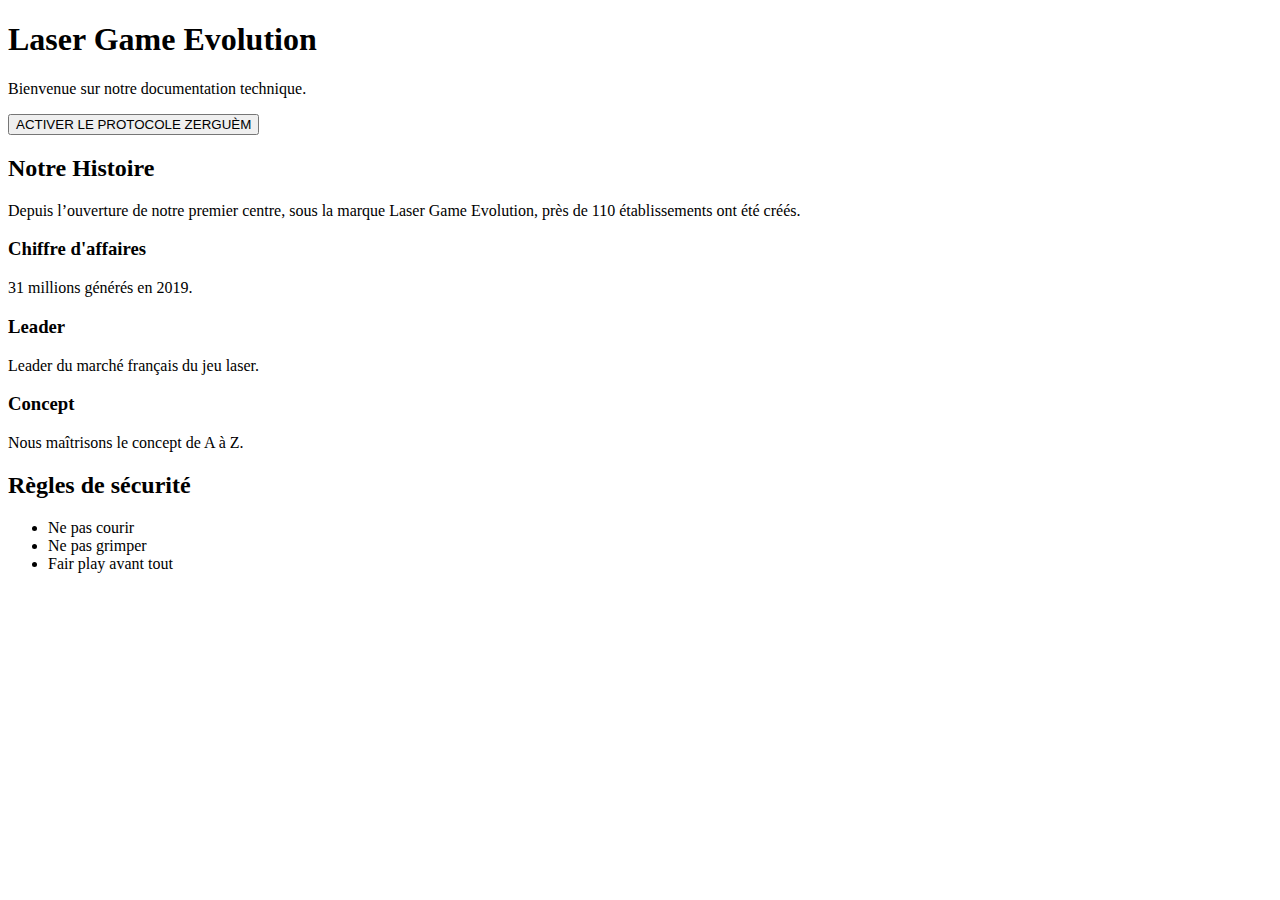
<file: pages/lasergame/index.html>
<!DOCTYPE html>
<html lang="fr">
<head>
    <meta charset="UTF-8">
    <meta name="viewport" content="width=device-width, initial-scale=1.0">
    <title>Laser Game Evolution - Défi Nuit de l'Info</title>
    <link rel="stylesheet" href="../../assets/styles/style.css">
    <link rel="stylesheet" href="./assets/styles/laser.css">
</head>
<body>

    <div id="game-ui" class="hidden">
        <div class="hud-top">
            <div class="score-board">SCORE: <span id="score">0</span></div>
            <div class="health-board">VIE: <span id="health">100</span>%</div>
            <button id="stop-game-btn">Arrêter la mission</button>
        </div>
        <div id="crosshair"></div> <div id="impact-container"></div> <div id="game-over-modal" class="hidden">
            <h2>MISSION TERMINÉE</h2>
            <p>Score final : <span id="final-score">0</span></p>
            <input type="text" id="player-name" placeholder="Votre Pseudo" maxlength="10">
            <button id="save-score">Enregistrer le score</button>
            
            <h3>Tableau des scores</h3>
            <ul id="leaderboard-list"></ul>
            <button onclick="location.reload()">Rejouer</button>
        </div>
    </div>

    <header class="site-header">
        <h1>Laser Game Evolution</h1>
        <p>Bienvenue sur notre documentation technique.</p>
        <button id="start-game-btn" class="cta-button">ACTIVER LE PROTOCOLE ZERGUÈM</button>
    </header>

    <main class="content-wrapper">
        <section class="targetable">
            <h2>Notre Histoire</h2>
            <p>Depuis l’ouverture de notre premier centre, sous la marque Laser Game Evolution, près de 110 établissements ont été créés.</p>
        </section>

        <section class="grid-container">
            <div class="card targetable">
                <h3>Chiffre d'affaires</h3>
                <p>31 millions générés en 2019.</p>
            </div>
            <div class="card targetable">
                <h3>Leader</h3>
                <p>Leader du marché français du jeu laser.</p>
            </div>
            <div class="card targetable">
                <h3>Concept</h3>
                <p>Nous maîtrisons le concept de A à Z.</p>
            </div>
        </section>

        <section class="targetable">
            <h2>Règles de sécurité</h2>
            <ul>
                <li>Ne pas courir</li>
                <li>Ne pas grimper</li>
                <li>Fair play avant tout</li>
            </ul>
        </section>
    </main>

    <script src="./assets/scripts/game.js"></script>
</body>
</html>
</file>
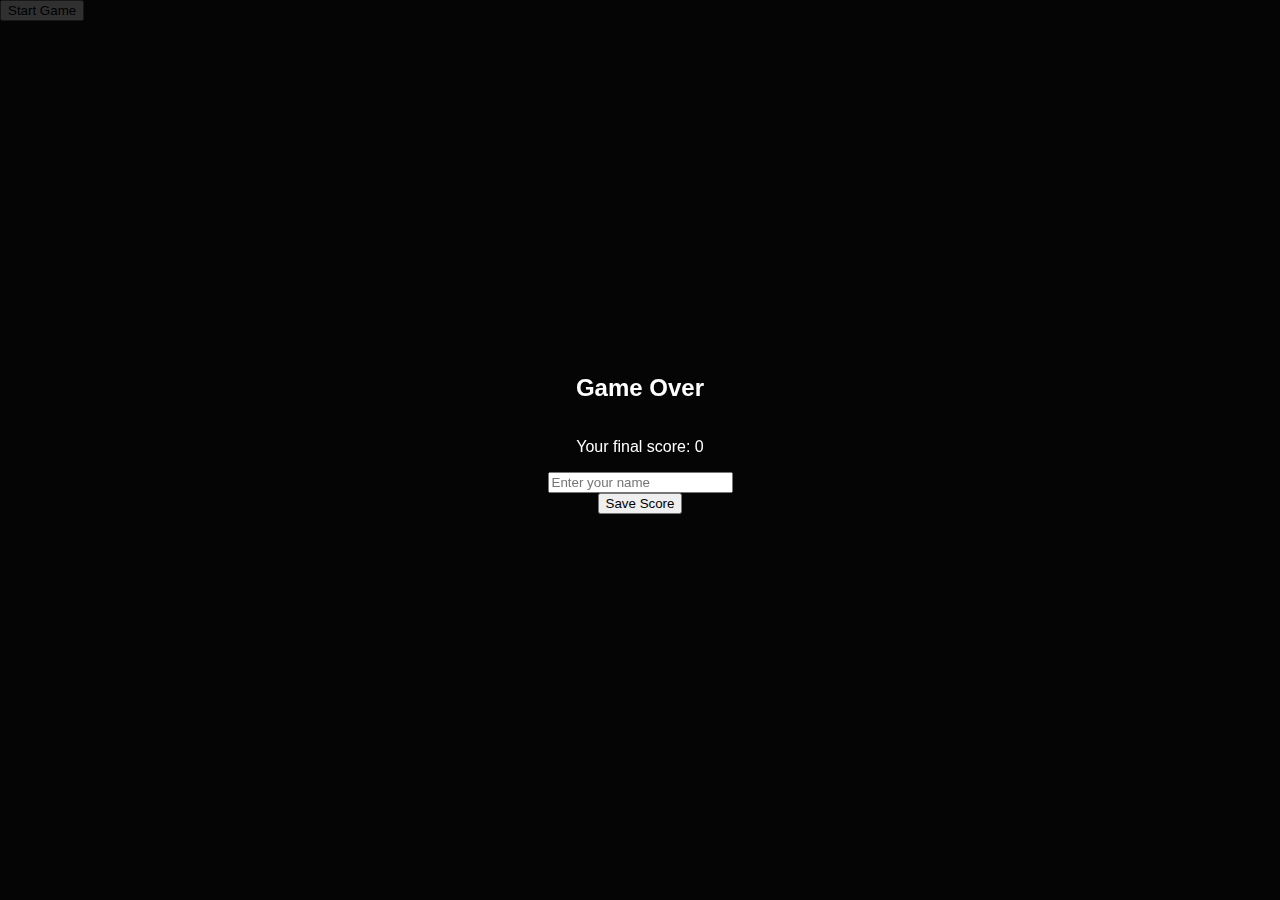
<file: test/lasergame-leaderboard-project/frontend/pages/lasergame/index.html>
<!DOCTYPE html>
<html lang="en">
<head>
    <meta charset="UTF-8">
    <meta name="viewport" content="width=device-width, initial-scale=1.0">
    <title>Laser Game</title>
    <link rel="stylesheet" href="styles/game.css">
</head>
<body>
    <div id="game-ui" class="hidden">
        <div id="score">Score: 0</div>
        <div id="health">Health: 100</div>
        <div id="crosshair"></div>
        <button id="stop-game-btn">Stop Game</button>
    </div>
    <button id="start-game-btn">Start Game</button>
    <div id="game-over-modal" class="hidden">
        <h2>Game Over</h2>
        <p>Your final score: <span id="final-score">0</span></p>
        <input type="text" id="player-name" placeholder="Enter your name">
        <button id="save-score">Save Score</button>
        <ul id="leaderboard-list"></ul>
    </div>
    <script src="assets/scripts/game.js"></script>
    <script src="assets/scripts/api.js"></script>
</body>
</html>
</file>
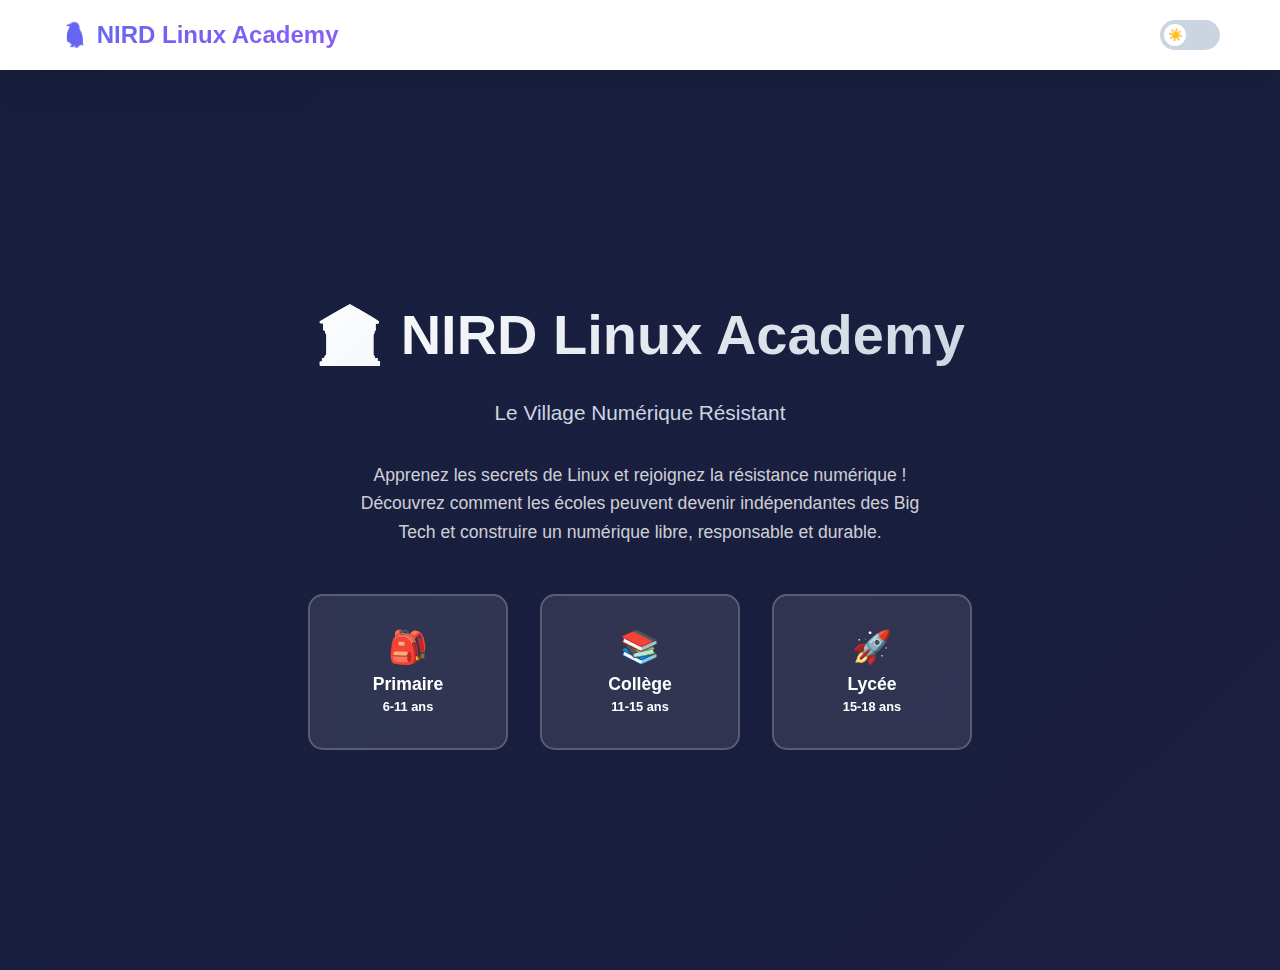
<file: pages/linux/linux.html>
<!DOCTYPE html>
<html lang="fr">
<head>
    <meta charset="UTF-8">
    <meta name="viewport" content="width=device-width, initial-scale=1.0">
    <title>NIRD Linux Academy - Enseigner le numérique libre</title>
    <link rel="stylesheet" href="styles/style.css">
</head>
<body>
    <!-- ====================================
         NAVIGATION
         ==================================== -->
    <nav class="navbar">
        <div class="nav-container">
            <div class="logo">
                <h1>🐧 NIRD Linux Academy</h1>
            </div>
            <div class="nav-actions">
                <label class="theme-switch">
                    <input type="checkbox" id="themeToggle">
                    <span class="slider"></span>
                </label>
            </div>
        </div>
    </nav>

    <!-- ====================================
         ÉCRAN D'ACCUEIL
         ==================================== -->
    <section id="welcome-screen" class="welcome-screen active">
        <div class="welcome-bg"></div>
        <div class="welcome-content">
            <h1 class="welcome-title">🏛️ NIRD Linux Academy</h1>
            <p class="welcome-subtitle">Le Village Numérique Résistant</p>
            <p class="welcome-description">
                Apprenez les secrets de Linux et rejoignez la résistance numérique ! 
                Découvrez comment les écoles peuvent devenir indépendantes des Big Tech 
                et construire un numérique libre, responsable et durable.
            </p>
            <div class="level-selector">
                <button class="level-btn" onclick="selectLevel('elementary')">
                    <div class="level-icon">🎒</div>
                    <div>Primaire</div>
                    <small style="font-size: 0.8rem;">6-11 ans</small>
                </button>
                <button class="level-btn" onclick="selectLevel('middle')">
                    <div class="level-icon">📚</div>
                    <div>Collège</div>
                    <small style="font-size: 0.8rem;">11-15 ans</small>
                </button>
                <button class="level-btn" onclick="selectLevel('high')">
                    <div class="level-icon">🚀</div>
                    <div>Lycée</div>
                    <small style="font-size: 0.8rem;">15-18 ans</small>
                </button>
            </div>
        </div>
    </section>

    <!-- ====================================
         ÉCRAN D'APPLICATION
         ==================================== -->
    <section id="app-screen">
        <div class="container">
            <!-- En-tête de l'application -->
            <div class="app-header">
                <div class="progress-info">
                    <div class="progress-item">
                        <div class="progress-label">Niveau</div>
                        <div class="progress-value" id="levelDisplay">-</div>
                    </div>
                    <div class="progress-item">
                        <div class="progress-label">Module</div>
                        <div class="progress-value" id="moduleDisplay">1/4</div>
                    </div>
                    <div class="progress-item">
                        <div class="progress-label">Points</div>
                        <div class="progress-value" id="pointsDisplay">0 pts</div>
                    </div>
                </div>
                <button class="back-btn" onclick="backToHome()">← Accueil</button>
            </div>

            <!-- Contenu des modules -->
            <div id="module-1" class="module-content active">
                <!-- Tutoriel 1 -->
                <div class="tutorial-card">
                    <h2 class="tutorial-title">📖 Module 1 : C'est quoi Linux ?</h2>
                    <p class="tutorial-description">
                        Bienvenue dans l'aventure du numérique libre ! Découvrez Linux, 
                        ce système d'exploitation gratuit et puissant que les écoles libres 
                        utilisent pour dire non aux Big Tech.
                    </p>

                    <div class="tutorial-section">
                        <h4>🎯 Qu'est-ce que Linux ?</h4>
                        <p class="tutorial-text">
                            Linux est un système d'exploitation <strong>libre et gratuit</strong> comme Windows ou macOS, 
                            mais avec une grande différence : tout le monde peut le voir, l'améliorer et le partager. 
                            C'est comme la différence entre une recette secrète (Windows) et une recette partagée par tous (Linux) !
                        </p>
                    </div>

                    <div class="visual-demo">
                        <div class="visual-demo-icon">🖥️</div>
                        <p><strong>Linux tourne sur des vieux ordinateurs</strong> qui fonctionnent encore parfaitement, 
                            au lieu de les jeter pour acheter du matériel coûteux !</p>
                    </div>

                    <div class="tutorial-section">
                        <h4>💡 Pourquoi c'est important pour les écoles ?</h4>
                        <p class="tutorial-text">
                            • <strong>Économie :</strong> Pas de licence coûteuse à payer<br>
                            • <strong>Durabilité :</strong> Réutiliser le matériel au lieu de le jeter<br>
                            • <strong>Liberté :</strong> Pas de dépendance aux entreprises Big Tech<br>
                            • <strong>Apprentissage :</strong> Découvrez comment fonctionne vraiment l'informatique
                        </p>
                    </div>

                    <div class="tutorial-section">
                        <h4>🚀 Distribution Linux populaire : Ubuntu</h4>
                        <p class="tutorial-text">
                            Ubuntu est la version de Linux la plus facile pour débuter. 
                            Elle est gratuite, belle et très utilisée dans les écoles !
                        </p>
                        <div class="code-example">$ sudo apt install ubuntu-desktop<br>$ # Ubuntu est prêt à l'emploi!</div>
                    </div>
                </div>

                <!-- Quiz 1 -->
                <div class="quiz-section">
                    <h3 style="margin-bottom: 1.5rem;">✅ Test de compréhension</h3>
                    <div class="quiz-progress-bar">
                        <div class="quiz-progress-fill" id="quiz1Progress" style="width: 0%"></div>
                    </div>
                    <div class="feedback-message" id="quiz1Feedback"></div>
                    <div id="quiz1" class="quiz-container"></div>
                    <button class="btn btn-primary" onclick="submitQuiz(1)" style="margin-top: 1rem;">
                        Vérifier mes réponses
                    </button>
                </div>

                <button class="btn btn-success" onclick="nextModule()" style="margin-top: 2rem; width: 100%;">
                    → Passer au Module 2
                </button>
            </div>

            <!-- Module 2 -->
            <div id="module-2" class="module-content">
                <div class="tutorial-card">
                    <h2 class="tutorial-title">⚙️ Module 2 : Le Terminal Linux</h2>
                    <p class="tutorial-description">
                        Le terminal est le cœur battant de Linux. C'est un endroit magique 
                        où vous pouvez donner des ordres à votre ordinateur en tapant du texte !
                    </p>

                    <div class="tutorial-section">
                        <h4>🎮 Qu'est-ce qu'un terminal ?</h4>
                        <p class="tutorial-text">
                            Le terminal (ou console) est une interface texte pour communiquer avec l'ordinateur. 
                            Au lieu de cliquer sur des boutons, on tape des commandes. 
                            C'est plus puissant et plus efficace !
                        </p>
                    </div>

                    <div class="visual-demo">
                        <div class="visual-demo-icon">💬</div>
                        <p><strong>Terminal = Communication directe</strong> avec l'ordinateur via du texte</p>
                    </div>

                    <div class="tutorial-section">
                        <h4>📝 Commandes basiques</h4>
                        <p class="tutorial-text"><strong>pwd</strong> : Affiche le dossier actuel</p>
                        <div class="code-example">$ pwd<br>/home/utilisateur</div>
                        
                        <p class="tutorial-text" style="margin-top: 1rem;"><strong>ls</strong> : Liste les fichiers</p>
                        <div class="code-example">$ ls<br>Documents  Images  Téléchargements</div>

                        <p class="tutorial-text" style="margin-top: 1rem;"><strong>cd</strong> : Change de dossier</p>
                        <div class="code-example">$ cd Documents<br>$ pwd<br>/home/utilisateur/Documents</div>
                    </div>

                    <div class="tutorial-section">
                        <h4>🛡️ Conseil de sécurité</h4>
                        <p class="tutorial-text">
                            Ne tapez jamais une commande que vous ne comprenez pas ! 
                            Demandez toujours à un adulte ou un enseignant d'abord.
                        </p>
                    </div>
                </div>

                <div class="quiz-section">
                    <h3 style="margin-bottom: 1.5rem;">✅ Test de compréhension</h3>
                    <div class="quiz-progress-bar">
                        <div class="quiz-progress-fill" id="quiz2Progress" style="width: 0%"></div>
                    </div>
                    <div class="feedback-message" id="quiz2Feedback"></div>
                    <div id="quiz2" class="quiz-container"></div>
                    <button class="btn btn-primary" onclick="submitQuiz(2)" style="margin-top: 1rem;">
                        Vérifier mes réponses
                    </button>
                </div>

                <button class="btn btn-success" onclick="nextModule()" style="margin-top: 2rem; width: 100%;">
                    → Passer au Module 3
                </button>
            </div>

            <!-- Module 3 -->
            <div id="module-3" class="module-content">
                <div class="tutorial-card">
                    <h2 class="tutorial-title">📁 Module 3 : Fichiers et Dossiers</h2>
                    <p class="tutorial-description">
                        Linux organise les fichiers dans une structure arborescente. 
                        Apprenez à naviguer et gérer vos fichiers comme un pro !
                    </p>

                    <div class="tutorial-section">
                        <h4>🌳 L'arborescence Linux</h4>
                        <p class="tutorial-text">
                            Linux organise tout dans une structure en arbre avec à la racine "/" (root). 
                            Chaque dossier peut contenir d'autres dossiers et des fichiers.
                        </p>
                    </div>

                    <div class="visual-demo">
                        <div class="visual-demo-icon">📂</div>
                        <div style="text-align: left; display: inline-block; font-family: monospace;">
                            / (racine)<br>
                            ├── home (dossier utilisateurs)<br>
                            ├── var (données système)<br>
                            ├── etc (configuration)<br>
                            └── usr (programmes)
                        </div>
                    </div>

                    <div class="tutorial-section">
                        <h4>📝 Commandes de gestion</h4>
                        <p class="tutorial-text"><strong>mkdir</strong> : Créer un dossier</p>
                        <div class="code-example">$ mkdir MesDocuments</div>
                        
                        <p class="tutorial-text" style="margin-top: 1rem;"><strong>cp</strong> : Copier un fichier</p>
                        <div class="code-example">$ cp document.txt document_copie.txt</div>

                        <p class="tutorial-text" style="margin-top: 1rem;"><strong>mv</strong> : Déplacer/Renommer</p>
                        <div class="code-example">$ mv ancien_nom.txt nouveau_nom.txt</div>

                        <p class="tutorial-text" style="margin-top: 1rem;"><strong>rm</strong> : Supprimer</p>
                        <div class="code-example">$ rm document.txt  # Attention : c'est irréversible !</div>
                    </div>

                    <div class="tutorial-section">
                        <h4>⚠️ Important : La hiérarchie des dossiers</h4>
                        <p class="tutorial-text">
                            • <strong>..</strong> : Remonte au dossier parent<br>
                            • <strong>.</strong> : Dossier actuel<br>
                            • <strong>~</strong> : Dossier personnel de l'utilisateur
                        </p>
                    </div>
                </div>

                <div class="quiz-section">
                    <h3 style="margin-bottom: 1.5rem;">✅ Test de compréhension</h3>
                    <div class="quiz-progress-bar">
                        <div class="quiz-progress-fill" id="quiz3Progress" style="width: 0%"></div>
                    </div>
                    <div class="feedback-message" id="quiz3Feedback"></div>
                    <div id="quiz3" class="quiz-container"></div>
                    <button class="btn btn-primary" onclick="submitQuiz(3)" style="margin-top: 1rem;">
                        Vérifier mes réponses
                    </button>
                </div>

                <button class="btn btn-success" onclick="nextModule()" style="margin-top: 2rem; width: 100%;">
                    → Passer au Module 4
                </button>
            </div>

            <!-- Module 4 -->
            <div id="module-4" class="module-content">
                <div class="tutorial-card">
                    <h2 class="tutorial-title">🎓 Module 4 : NIRD et l'Autonomie Numérique</h2>
                    <p class="tutorial-description">
                        Découvrez comment les écoles utilisent Linux et les logiciels libres 
                        pour construire un numérique libre, responsable et durable. 
                        C'est la vraie révolution ! 🚀
                    </p>

                    <div class="tutorial-section">
                        <h4>🏛️ Qu'est-ce que NIRD ?</h4>
                        <p class="tutorial-text">
                            NIRD signifie <strong>Numérique Inclusif, Responsable et Durable</strong>. 
                            C'est un mouvement d'écoles qui se libèrent des Big Tech (Microsoft, Apple, Google...) 
                            en utilisant Linux et les logiciels libres.
                        </p>
                    </div>

                    <div class="visual-demo">
                        <div class="visual-demo-icon">⚔️</div>
                        <p><strong>David contre Goliath</strong><br>Les petites écoles (David) qui résistent aux Big Tech (Goliath)</p>
                    </div>

                    <div class="tutorial-section">
                        <h4>🌱 Les trois piliers de NIRD</h4>
                        <p class="tutorial-text">
                            <strong>1. Inclusion</strong><br>
                            Tout le monde peut utiliser et modifier Linux, 
                            peu importe le matériel ou le budget de l'école.<br><br>

                            <strong>2. Responsabilité</strong><br>
                            Les données des élèves et des écoles restent protégées et en Europe, 
                            pas envoyées à des serveurs américains.<br><br>

                            <strong>3. Durabilité</strong><br>
                            Réutiliser le matériel au lieu de le jeter, réduire la pollution numérique.
                        </p>
                    </div>

                    <div class="tutorial-section">
                        <h4>💪 Avantages concrets pour votre école</h4>
                        <p class="tutorial-text">
                            • <strong>Économies :</strong> 0€ de licences logicielles<br>
                            • <strong>Liberté :</strong> Adapter les outils à vos besoins<br>
                            • <strong>Sécurité :</strong> Contrôle total de vos données<br>
                            • <strong>Formation :</strong> Apprendre les VRAIS bases de l'informatique<br>
                            • <strong>Écologie :</strong> Réduire e-déchets
                        </p>
                    </div>

                    <div class="visual-demo">
                        <div class="visual-demo-icon">🌍</div>
                        <p><strong>Exemple réel :</strong> Le lycée Carnot en France 
                            a économisé des milliers d'euros en passant à Linux !</p>
                    </div>

                    <div class="tutorial-section">
                        <h4>🔧 Logiciels libres incontournables</h4>
                        <p class="tutorial-text">
                            • <strong>LibreOffice</strong> : Remplace Microsoft Office (gratuit)<br>
                            • <strong>GIMP</strong> : Remplace Photoshop (gratuit)<br>
                            • <strong>Firefox</strong> : Navigateur web respectueux de la vie privée<br>
                            • <strong>Blender</strong> : 3D professionnelle (gratuit !)
                        </p>
                    </div>
                </div>

                <div class="quiz-section">
                    <h3 style="margin-bottom: 1.5rem;">✅ Test final</h3>
                    <div class="quiz-progress-bar">
                        <div class="quiz-progress-fill" id="quiz4Progress" style="width: 0%"></div>
                    </div>
                    <div class="feedback-message" id="quiz4Feedback"></div>
                    <div id="quiz4" class="quiz-container"></div>
                    <button class="btn btn-primary" onclick="submitQuiz(4)" style="margin-top: 1rem;">
                        Vérifier mes réponses
                    </button>
                </div>

                <button class="btn btn-success" onclick="completeLevel()" style="margin-top: 2rem; width: 100%;">
                    ✨ Terminer le niveau
                </button>
            </div>
        </div>
    </section>

    <!-- Modal de résultats -->
    <div id="resultsModal" class="modal">
        <div class="modal-content">
            <div class="modal-icon" id="modalIcon">🎉</div>
            <h2 class="modal-title" id="modalTitle">Excellent !</h2>
            <p class="modal-text" id="modalText">Vous avez validé ce niveau !</p>
            <div id="modalStats" style="text-align: left; margin-bottom: 1.5rem;"></div>
            <div class="modal-buttons">
                <button class="btn btn-primary" onclick="backToHome()">Accueil</button>
                <button class="btn btn-secondary" onclick="selectLevel(currentLevel)" style="display: none;" id="retryBtn">
                    Recommencer
                </button>
            </div>
        </div>
    </div>

    <script src="scripts/script.js"></script>
</body>
</html>
</file>
<file: assets/styles/style.css>
/*# sourceMappingURL=style.css.map */
</file>
<file: pages/lasergame/assets/styles/laser.css>
/* nuitdelinfo25/pages/lasergame/assets/styles/laser.css */

/* --- 1. CONFIGURATION GLOBALE --- */
body.game-mode {
    cursor: none !important;
    overflow-x: hidden;
    user-select: none;
}
body.game-mode * { cursor: none !important; }

/* --- 2. HUD (INTERFACE DE JEU) --- */
.hud-panel {
    position: fixed;
    top: 100px; right: 20px;
    background: rgba(15, 23, 42, 0.9);
    backdrop-filter: blur(12px);
    border: 1px solid rgba(255, 255, 255, 0.1);
    padding: 15px; /* Padding réduit pour être moins gros */
    border-radius: 16px;
    box-shadow: 0 10px 30px rgba(0,0,0,0.5);
    z-index: 10000;
    min-width: 160px;
    border-left: 4px solid var(--accent-color);
    
    opacity: 0.5;
    pointer-events: none;
    transition: opacity 0.3s;
}
.hud-panel:hover { opacity: 1; }

.hud-row {
    display: flex; justify-content: space-between; align-items: center;
    margin-bottom: 5px;
}

.hud-label {
    font-size: 0.75rem; text-transform: uppercase; color: #94a3b8; letter-spacing: 1px;
}

.hud-value {
    font-size: 1.2rem; font-weight: 800; color: white;
    text-shadow: 0 0 10px currentColor;
}

#stop-game-btn {
    pointer-events: auto;
    cursor: pointer;
    width: 100%; margin-top: 8px; padding: 6px;
    background: rgba(255,255,255,0.05); border: 1px solid rgba(255,255,255,0.1);
    color: #cbd5e1; border-radius: 6px; font-size: 0.75rem;
}
#stop-game-btn:hover { background: rgba(239,68,68,0.2); color: #ef4444; border-color: #ef4444; }

/* --- 3. VISEUR --- */
#crosshair {
    position: fixed; width: 40px; height: 40px;
    border: 2px solid var(--accent-color);
    border-radius: 50%;
    transform: translate(-50%, -50%);
    pointer-events: none; z-index: 99999;
    box-shadow: 0 0 15px var(--accent-color);
    transition: transform 0.05s ease-out;
}
#crosshair::after {
    content: ''; position: absolute; top: 50%; left: 50%;
    width: 4px; height: 4px; background: white;
    transform: translate(-50%, -50%); border-radius: 50%;
}

/* --- 4. ENNEMIS & TIRS --- */
.enemy {
    position: fixed; font-size: 40px; z-index: 9000;
    filter: drop-shadow(0 0 15px var(--secondary-color));
    animation: float 2s infinite ease-in-out alternate;
}
@keyframes float { 0% { transform: translateY(0); } 100% { transform: translateY(-15px); } }

.enemy-projectile {
    position: fixed; width: 14px; height: 14px;
    background: #ef4444; border-radius: 50%;
    z-index: 9500; box-shadow: 0 0 10px #ef4444;
}

.laser-beam {
    position: fixed; height: 4px;
    background: linear-gradient(90deg, var(--primary-color), white);
    transform-origin: 0 50%; pointer-events: none; z-index: 9990;
    box-shadow: 0 0 15px var(--primary-color);
}

/* --- 5. EFFETS --- */
.damage-overlay {
    position: fixed; inset: 0;
    background: radial-gradient(circle, transparent 30%, rgba(220, 38, 38, 0.5) 100%);
    z-index: 99998; pointer-events: none;
    animation: flashOut 0.3s forwards;
}
@keyframes flashOut { from { opacity: 1; } to { opacity: 0; } }

.shake-screen { animation: shake 0.4s cubic-bezier(.36,.07,.19,.97) both; }
@keyframes shake {
  10%, 90% { transform: translate3d(-2px, 0, 0); }
  20%, 80% { transform: translate3d(4px, 0, 0); }
  30%, 50%, 70% { transform: translate3d(-6px, 0, 0); }
  40%, 60% { transform: translate3d(6px, 0, 0); }
}

.element-hit {
    color: var(--accent-color) !important;
    text-shadow: 0 0 15px var(--accent-color);
    transform: scale(0.95); transition: 0.1s;
}

/* --- 6. MODAL FIN (CORRIGÉ & COMPACT) --- */
#game-over-modal {
    position: fixed; top: 50%; left: 50%;
    transform: translate(-50%, -50%);
    
    background: rgba(15, 23, 42, 0.95); /* Fond sombre NIRD */
    border: 1px solid rgba(255,255,255,0.1);
    
    padding: 30px; /* Moins de padding */
    border-radius: 20px;
    box-shadow: 0 0 100px rgba(0,0,0,0.8);
    text-align: center; 
    z-index: 20000;
    width: 350px; /* Plus étroit */
    color: white;
}

#game-over-modal h2 {
    font-size: 1.5rem; margin-bottom: 5px; color: white;
}

.final-score-display {
    font-size: 2.5rem; font-weight: 800;
    margin: 10px 0 20px 0;
    background: var(--gradient); -webkit-background-clip: text; -webkit-text-fill-color: transparent;
}

/* INPUT PSEUDO (Décollé et visible) */
#player-name {
    display: block; width: 100%;
    padding: 10px; 
    margin-bottom: 15px; /* ESPACE AVEC LE BOUTON */
    
    background: rgba(0, 0, 0, 0.5); /* Fond sombre */
    border: 1px solid var(--primary-color);
    color: white; 
    border-radius: 8px;
    font-size: 1rem; text-align: center;
    box-sizing: border-box; /* Important pour pas que ça dépasse */
}

/* Bouton Enregistrer */
#save-score {
    width: 100%; padding: 10px; font-size: 1rem;
    border-radius: 8px; margin-bottom: 20px;
}

.leaderboard-container {
    margin-top: 10px; text-align: left; background: rgba(0,0,0,0.2);
    padding: 10px; border-radius: 10px; font-size: 0.9rem;
}
#leaderboard-list { list-style: none; padding: 0; margin: 0; }
#leaderboard-list li {
    display: flex; justify-content: space-between;
    padding: 5px 0; border-bottom: 1px solid rgba(255,255,255,0.05);
}

/* BOUTON RELANCER (TON STYLE) */
#game-over-modal .btn-secondary {
    margin-top: 20px;
    background: transparent;
    border: 2px solid var(--text-secondary); /* Utilise la variable du thème ou #cbd5e1 */
    color: #cbd5e1; /* Couleur claire */
    padding: 8px 20px;
    border-radius: 50px;
    font-weight: 600;
    cursor: pointer;
    transition: all 0.3s;
}

#game-over-modal .btn-secondary:hover {
    border-color: white;
    color: white;
    background: rgba(255,255,255,0.1);
    transform: translateY(-2px);
}

.hidden { display: none !important; }
</file>
<file: test/lasergame-leaderboard-project/frontend/pages/lasergame/styles/game.css>
body {
  font-family: 'Arial', sans-serif;
  background-color: #1a1a1a;
  color: #ffffff;
  margin: 0;
  padding: 0;
}

#game-ui {
  position: relative;
  width: 100%;
  height: 100vh;
  overflow: hidden;
}

#crosshair {
  position: absolute;
  width: 20px;
  height: 20px;
  background-color: transparent;
  border: 2px solid #ffffff;
  border-radius: 50%;
  pointer-events: none;
}

.laser-beam {
  position: absolute;
  height: 2px;
  background-color: #ff0000;
  transition: all 0.1s ease;
}

.enemy {
  position: absolute;
  font-size: 40px;
  transition: transform 0.3s;
}

.damage-flash {
  animation: flash 0.2s;
}

@keyframes flash {
  0% { background-color: #1a1a1a; }
  50% { background-color: #ff0000; }
  100% { background-color: #1a1a1a; }
}

.hidden {
  display: none;
}

#game-over-modal {
  position: fixed;
  top: 0;
  left: 0;
  width: 100%;
  height: 100%;
  background-color: rgba(0, 0, 0, 0.8);
  color: #ffffff;
  display: flex;
  flex-direction: column;
  align-items: center;
  justify-content: center;
  z-index: 1000;
}

#leaderboard-list {
  list-style-type: none;
  padding: 0;
}

#leaderboard-list li {
  margin: 5px 0;
}
</file>
<file: pages/linux/styles/style.css>
/* ====================================
           RESET & VARIABLES CSS
           ==================================== */
        * {
            margin: 0;
            padding: 0;
            box-sizing: border-box;
        }

        :root {
            --primary-color: #6366f1;
            --secondary-color: #8b5cf6;
            --accent-color: #ec4899;
            --success-color: #10b981;
            --warning-color: #f59e0b;
            --dark-bg: #0f172a;
            --light-bg: #f8fafc;
            --text-dark: #1e293b;
            --text-light: #cbd5e1;
            --gradient: linear-gradient(135deg, var(--primary-color), var(--secondary-color));
            --shadow: 0 10px 40px rgba(0, 0, 0, 0.1);
            --transition: all 0.3s ease;
            
            /* Mode clair (défaut) */
            --bg-primary: #ffffff;
            --bg-secondary: #f8fafc;
            --text-primary: #1e293b;
            --text-secondary: #64748b;
            --card-bg: #f8fafc;
            --navbar-bg: rgba(255, 255, 255, 0.95);
            --shadow-color: rgba(0, 0, 0, 0.1);
        }

        /* Mode sombre */
        body.dark-mode {
            --bg-primary: #0f172a;
            --bg-secondary: #1e293b;
            --text-primary: #f1f5f9;
            --text-secondary: #cbd5e1;
            --card-bg: #1e293b;
            --navbar-bg: rgba(15, 23, 42, 0.95);
            --shadow-color: rgba(0, 0, 0, 0.3);
        }

        html {
            scroll-behavior: smooth;
        }

        body {
            font-family: 'Segoe UI', Tahoma, Geneva, Verdana, sans-serif;
            line-height: 1.6;
            color: var(--text-primary);
            background-color: var(--bg-secondary);
            transition: background-color 0.3s ease, color 0.3s ease;
        }

        .container {
            max-width: 1200px;
            margin: 0 auto;
            padding: 0 20px;
        }

        /* ====================================
           NAVIGATION
           ==================================== */
        .navbar {
            background: var(--navbar-bg);
            backdrop-filter: blur(10px);
            box-shadow: var(--shadow);
            position: fixed;
            width: 100%;
            top: 0;
            z-index: 1000;
            transition: var(--transition);
        }

        .nav-container {
            max-width: 1200px;
            margin: 0 auto;
            padding: 1rem 20px;
            display: flex;
            justify-content: space-between;
            align-items: center;
        }

        .logo h1 {
            background: var(--gradient);
            -webkit-background-clip: text;
            -webkit-text-fill-color: transparent;
            background-clip: text;
            font-size: 1.5rem;
            font-weight: 700;
        }

        .nav-actions {
            display: flex;
            align-items: center;
            gap: 1rem;
        }

        /* Interrupteur thème */
        .theme-switch {
            position: relative;
            display: inline-block;
            width: 60px;
            height: 30px;
        }

        .theme-switch input {
            opacity: 0;
            width: 0;
            height: 0;
        }

        .slider {
            position: absolute;
            cursor: pointer;
            top: 0;
            left: 0;
            right: 0;
            bottom: 0;
            background-color: #cbd5e1;
            transition: var(--transition);
            border-radius: 30px;
        }

        .slider:before {
            position: absolute;
            content: "☀️";
            height: 22px;
            width: 22px;
            left: 4px;
            bottom: 4px;
            background-color: white;
            transition: var(--transition);
            border-radius: 50%;
            display: flex;
            align-items: center;
            justify-content: center;
            font-size: 12px;
        }

        input:checked + .slider {
            background: var(--gradient);
        }

        input:checked + .slider:before {
            transform: translateX(30px);
            content: "🌙";
        }

        .slider:hover {
            box-shadow: 0 0 10px rgba(99, 102, 241, 0.3);
        }

        /* ====================================
           SECTIONS PRINCIPALES
           ==================================== */
        .section {
            padding: 5rem 0;
        }

        .section-title {
            text-align: center;
            font-size: 2.5rem;
            font-weight: 700;
            margin-bottom: 3rem;
            background: var(--gradient);
            -webkit-background-clip: text;
            -webkit-text-fill-color: transparent;
            background-clip: text;
        }

        /* ====================================
           ÉCRAN D'ACCUEIL (WELCOME)
           ==================================== */
        .welcome-screen {
            min-height: 100vh;
            display: flex;
            align-items: center;
            justify-content: center;
            background: var(--dark-bg);
            margin-top: 70px;
            position: relative;
            overflow: hidden;
        }

        .welcome-bg {
            position: absolute;
            inset: 0;
            background: var(--gradient);
            opacity: 0.1;
            animation: gradient-shift 15s ease infinite;
        }

        @keyframes gradient-shift {
            0%, 100% { transform: scale(1) rotate(0deg); }
            50% { transform: scale(1.2) rotate(180deg); }
        }

        .welcome-content {
            text-align: center;
            z-index: 1;
            color: white;
            padding: 2rem;
        }

        .welcome-title {
            font-size: 3.5rem;
            font-weight: 800;
            margin-bottom: 1rem;
            background: linear-gradient(135deg, #fff, var(--text-light));
            -webkit-background-clip: text;
            -webkit-text-fill-color: transparent;
            background-clip: text;
        }

        .welcome-subtitle {
            font-size: 1.3rem;
            color: var(--text-light);
            margin-bottom: 2rem;
        }

        .welcome-description {
            font-size: 1.1rem;
            color: rgba(255, 255, 255, 0.8);
            margin-bottom: 3rem;
            max-width: 600px;
            margin-left: auto;
            margin-right: auto;
        }

        .level-selector {
            display: grid;
            grid-template-columns: repeat(auto-fit, minmax(200px, 1fr));
            gap: 2rem;
            margin-top: 3rem;
            max-width: 900px;
            margin-left: auto;
            margin-right: auto;
        }

        .level-btn {
            padding: 2rem;
            background: rgba(255, 255, 255, 0.1);
            border: 2px solid rgba(255, 255, 255, 0.2);
            border-radius: 15px;
            color: white;
            cursor: pointer;
            transition: var(--transition);
            font-size: 1.1rem;
            font-weight: 600;
            backdrop-filter: blur(10px);
        }

        .level-btn:hover {
            background: rgba(255, 255, 255, 0.15);
            border-color: rgba(255, 255, 255, 0.4);
            transform: translateY(-5px);
            box-shadow: 0 10px 30px rgba(99, 102, 241, 0.3);
        }

        .level-icon {
            font-size: 2rem;
            margin-bottom: 0.5rem;
        }

        /* ====================================
           ÉCRAN D'APPLICATION (APP SCREEN)
           ==================================== */
        #app-screen {
            display: none;
            min-height: 100vh;
            padding-top: 100px;
            padding-bottom: 50px;
        }

        #app-screen.active {
            display: block;
        }

        .app-header {
            display: flex;
            justify-content: space-between;
            align-items: center;
            margin-bottom: 2rem;
            padding: 1rem;
            background: var(--card-bg);
            border-radius: 15px;
            box-shadow: var(--shadow);
        }

        .progress-info {
            display: flex;
            gap: 2rem;
            align-items: center;
        }

        .progress-item {
            text-align: center;
        }

        .progress-label {
            font-size: 0.9rem;
            color: var(--text-secondary);
            text-transform: uppercase;
        }

        .progress-value {
            font-size: 1.8rem;
            font-weight: 700;
            background: var(--gradient);
            -webkit-background-clip: text;
            -webkit-text-fill-color: transparent;
            background-clip: text;
        }

        .back-btn {
            padding: 0.8rem 1.5rem;
            background: var(--card-bg);
            border: 2px solid var(--primary-color);
            border-radius: 8px;
            color: var(--primary-color);
            cursor: pointer;
            transition: var(--transition);
            font-weight: 600;
        }

        .back-btn:hover {
            background: var(--primary-color);
            color: white;
        }

        /* ====================================
           CONTENU DES MODULES (TUTORIALS)
           ==================================== */
        .module-content {
            display: none;
        }

        .module-content.active {
            display: block;
            animation: fadeIn 0.5s ease;
        }

        @keyframes fadeIn {
            from { opacity: 0; }
            to { opacity: 1; }
        }

        .tutorial-card {
            background: var(--card-bg);
            border-radius: 15px;
            padding: 2rem;
            margin-bottom: 2rem;
            box-shadow: var(--shadow);
            border-left: 5px solid var(--primary-color);
        }

        .tutorial-title {
            font-size: 1.8rem;
            font-weight: 700;
            margin-bottom: 1rem;
            color: var(--text-primary);
        }

        .tutorial-description {
            font-size: 1.1rem;
            color: var(--text-secondary);
            margin-bottom: 1.5rem;
            line-height: 1.8;
        }

        .tutorial-section {
            margin-bottom: 2rem;
            padding: 1.5rem;
            background: var(--bg-primary);
            border-radius: 10px;
            border: 1px solid var(--shadow-color);
        }

        .tutorial-section h4 {
            color: var(--primary-color);
            margin-bottom: 0.5rem;
            font-size: 1.1rem;
        }

        .tutorial-text {
            color: var(--text-secondary);
            margin-bottom: 1rem;
        }

        .code-example {
            background: var(--dark-bg);
            color: #00ff00;
            padding: 1rem;
            border-radius: 8px;
            font-family: 'Courier New', monospace;
            font-size: 0.95rem;
            overflow-x: auto;
            margin: 1rem 0;
        }

        .visual-demo {
            background: linear-gradient(135deg, rgba(99, 102, 241, 0.1), rgba(139, 92, 246, 0.1));
            border: 2px dashed var(--primary-color);
            border-radius: 10px;
            padding: 2rem;
            text-align: center;
            margin: 1rem 0;
        }

        .visual-demo-icon {
            font-size: 3rem;
            margin-bottom: 1rem;
        }

        /* ====================================
           QUIZ
           ==================================== */
        .quiz-section {
            background: var(--card-bg);
            border-radius: 15px;
            padding: 2rem;
            margin-top: 2rem;
            box-shadow: var(--shadow);
            border-left: 5px solid var(--accent-color);
        }

        .quiz-progress-bar {
            width: 100%;
            height: 8px;
            background: var(--bg-secondary);
            border-radius: 10px;
            margin-bottom: 2rem;
            overflow: hidden;
        }

        .quiz-progress-fill {
            height: 100%;
            background: var(--gradient);
            transition: width 0.5s ease;
        }

        .quiz-question {
            font-size: 1.3rem;
            font-weight: 600;
            color: var(--text-primary);
            margin-bottom: 2rem;
        }

        .quiz-options {
            display: grid;
            gap: 1rem;
            margin-bottom: 2rem;
        }

        .quiz-option {
            padding: 1rem;
            background: var(--bg-primary);
            border: 2px solid var(--shadow-color);
            border-radius: 10px;
            cursor: pointer;
            transition: var(--transition);
            text-align: left;
            font-size: 1rem;
            color: var(--text-primary);
        }

        .quiz-option:hover {
            border-color: var(--primary-color);
            background: rgba(99, 102, 241, 0.05);
        }

        .quiz-option.selected {
            background: rgba(99, 102, 241, 0.15);
            border-color: var(--primary-color);
        }

        .quiz-option.correct {
            background: rgba(16, 185, 129, 0.15);
            border-color: var(--success-color);
            color: var(--success-color);
        }

        .quiz-option.incorrect {
            background: rgba(239, 68, 68, 0.15);
            border-color: #ef4444;
        }

        .feedback-message {
            padding: 1rem;
            border-radius: 8px;
            margin-bottom: 1rem;
            font-weight: 600;
            display: none;
        }

        .feedback-message.success {
            background: rgba(16, 185, 129, 0.15);
            color: var(--success-color);
            border: 1px solid var(--success-color);
            display: block;
        }

        .feedback-message.error {
            background: rgba(239, 68, 68, 0.15);
            color: #ef4444;
            border: 1px solid #ef4444;
            display: block;
        }

        /* ====================================
           BOUTONS
           ==================================== */
        .btn {
            padding: 0.8rem 2rem;
            border: none;
            border-radius: 8px;
            font-size: 1rem;
            font-weight: 600;
            cursor: pointer;
            transition: var(--transition);
            text-decoration: none;
            display: inline-block;
        }

        .btn-primary {
            background: var(--gradient);
            color: white;
        }

        .btn-primary:hover {
            transform: translateY(-2px);
            box-shadow: 0 10px 25px rgba(99, 102, 241, 0.3);
        }

        .btn-primary:disabled {
            opacity: 0.5;
            cursor: not-allowed;
        }

        .btn-secondary {
            background: var(--card-bg);
            color: var(--text-primary);
            border: 2px solid var(--primary-color);
        }

        .btn-secondary:hover {
            background: var(--primary-color);
            color: white;
        }

        .btn-success {
            background: var(--success-color);
            color: white;
        }

        .btn-success:hover {
            opacity: 0.9;
            transform: translateY(-2px);
        }

        /* ====================================
           MODAL/DIALOGUE
           ==================================== */
        .modal {
            display: none;
            position: fixed;
            z-index: 2000;
            left: 0;
            top: 0;
            width: 100%;
            height: 100%;
            background: rgba(0, 0, 0, 0.5);
            animation: fadeIn 0.3s ease;
        }

        .modal.active {
            display: flex;
            align-items: center;
            justify-content: center;
        }

        .modal-content {
            background: var(--bg-primary);
            border-radius: 15px;
            padding: 2rem;
            max-width: 500px;
            box-shadow: var(--shadow);
            text-align: center;
        }

        .modal-title {
            font-size: 1.8rem;
            font-weight: 700;
            margin-bottom: 1rem;
            color: var(--text-primary);
        }

        .modal-icon {
            font-size: 3rem;
            margin-bottom: 1rem;
        }

        .modal-text {
            color: var(--text-secondary);
            margin-bottom: 2rem;
            font-size: 1.1rem;
        }

        .modal-buttons {
            display: flex;
            gap: 1rem;
            justify-content: center;
            flex-wrap: wrap;
        }

        /* ====================================
           TABLEAU DE BORD (DASHBOARD)
           ==================================== */
        .dashboard-grid {
            display: grid;
            grid-template-columns: repeat(auto-fit, minmax(250px, 1fr));
            gap: 2rem;
            margin-bottom: 2rem;
        }

        .dashboard-card {
            background: var(--card-bg);
            border-radius: 15px;
            padding: 2rem;
            box-shadow: var(--shadow);
            text-align: center;
            border: 2px solid transparent;
            transition: var(--transition);
        }

        .dashboard-card:hover {
            transform: translateY(-5px);
            border-color: var(--primary-color);
        }

        .dashboard-icon {
            font-size: 2.5rem;
            margin-bottom: 1rem;
        }

        .dashboard-title {
            font-size: 1.2rem;
            font-weight: 700;
            color: var(--text-primary);
            margin-bottom: 0.5rem;
        }

        .dashboard-value {
            font-size: 2rem;
            font-weight: 700;
            background: var(--gradient);
            -webkit-background-clip: text;
            -webkit-text-fill-color: transparent;
            background-clip: text;
        }

        /* ====================================
           RESPONSIVE
           ==================================== */
        @media (max-width: 768px) {
            .welcome-title {
                font-size: 2rem;
            }

            .welcome-subtitle {
                font-size: 1rem;
            }

            .section-title {
                font-size: 2rem;
            }

            .level-selector {
                grid-template-columns: 1fr;
            }

            .app-header {
                flex-direction: column;
                gap: 1rem;
            }

            .progress-info {
                flex-direction: column;
                gap: 1rem;
            }

            .modal-content {
                margin: 1rem;
                padding: 1.5rem;
            }

            .dashboard-grid {
                grid-template-columns: 1fr;
            }

            .quiz-options {
                grid-template-columns: 1fr;
            }
        }

        @media (max-width: 480px) {
            .welcome-title {
                font-size: 1.5rem;
            }

            .nav-container {
                padding: 0.5rem 10px;
            }

            .logo h1 {
                font-size: 1.2rem;
            }

            .level-btn {
                padding: 1rem;
            }
        }
</file>
